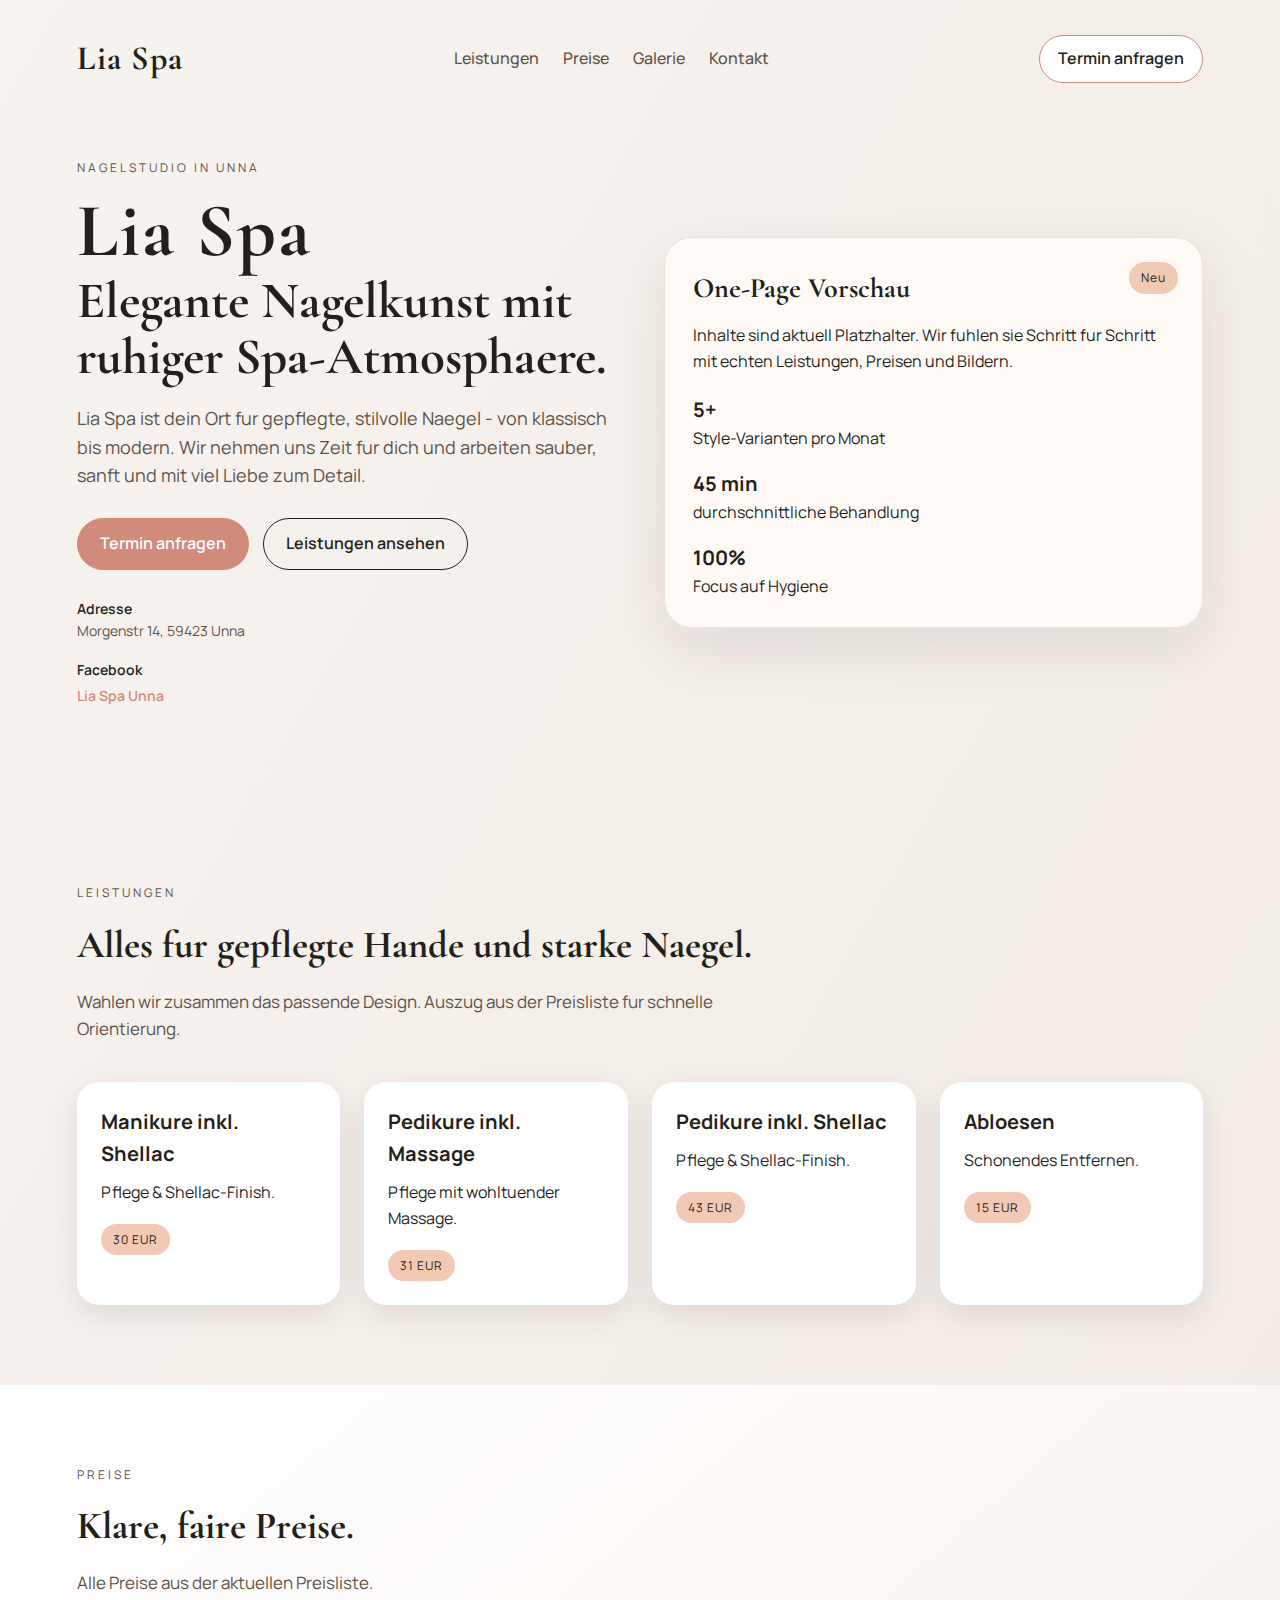
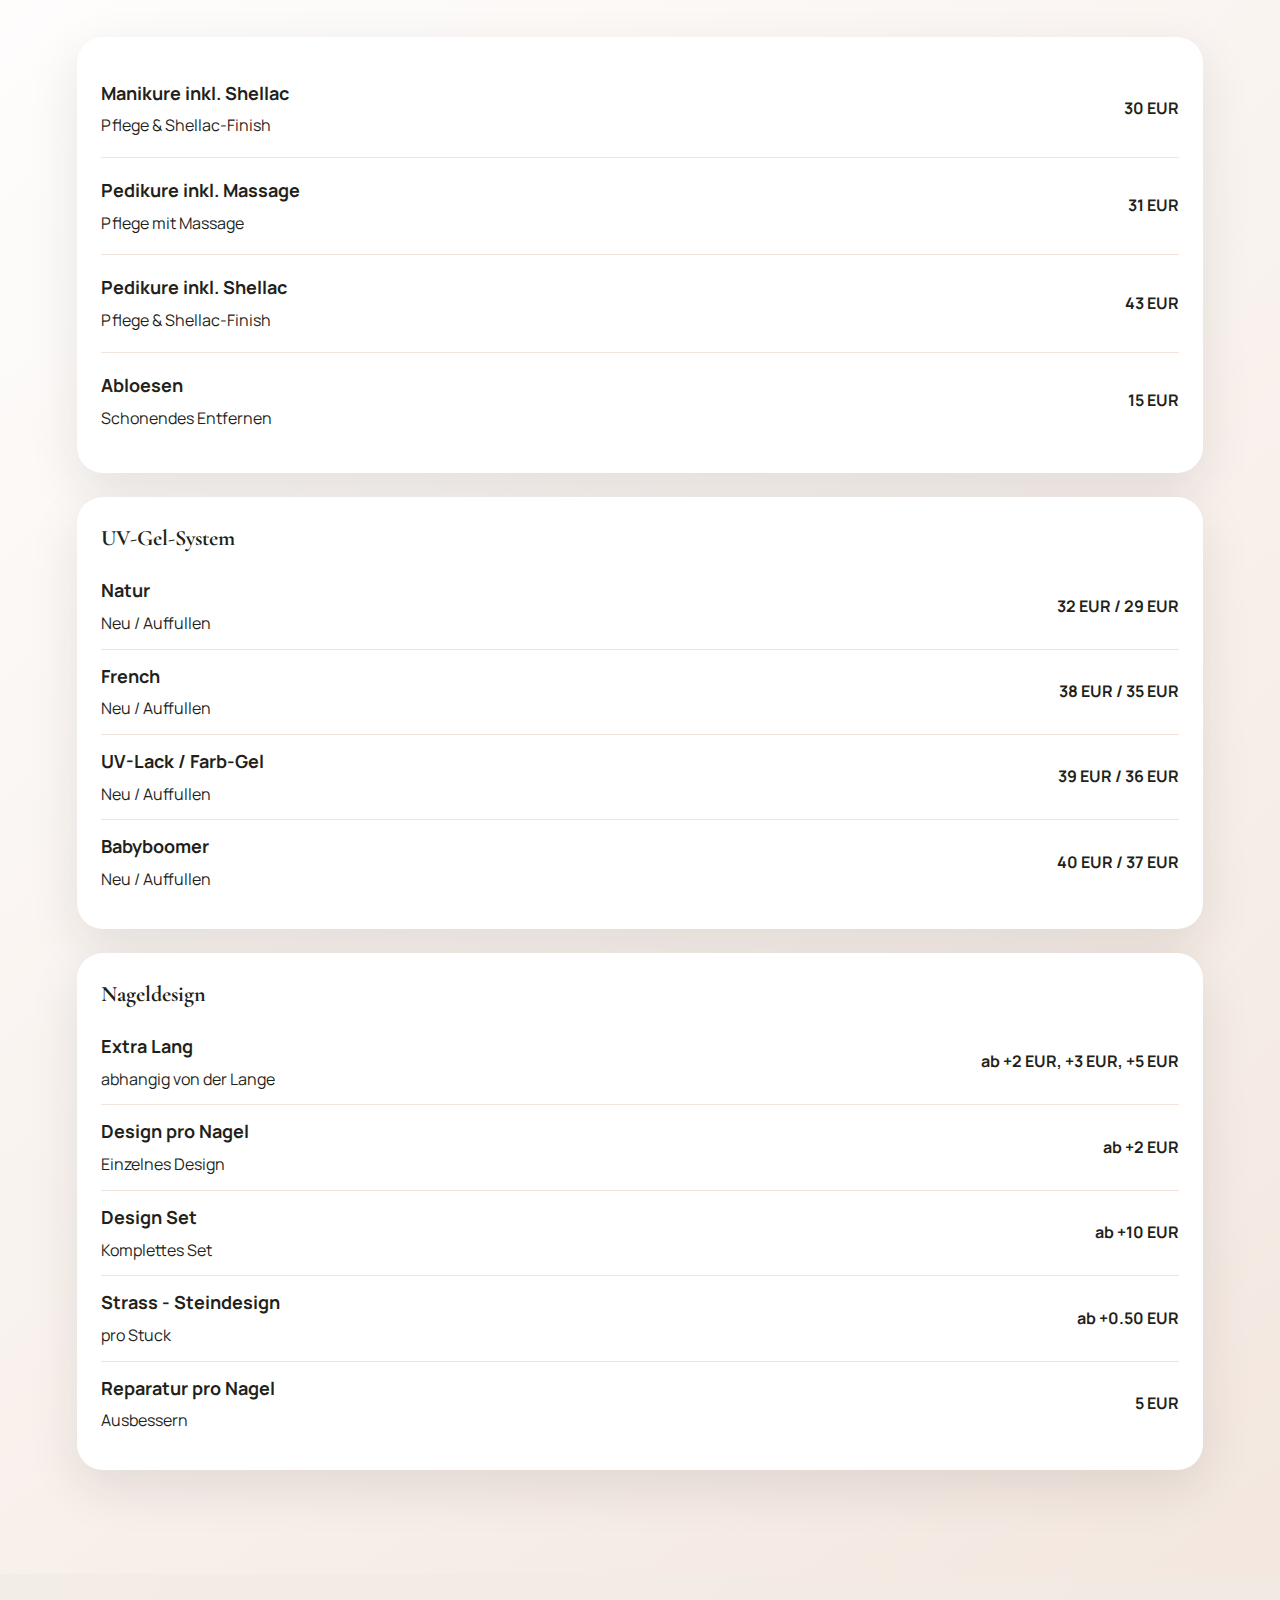
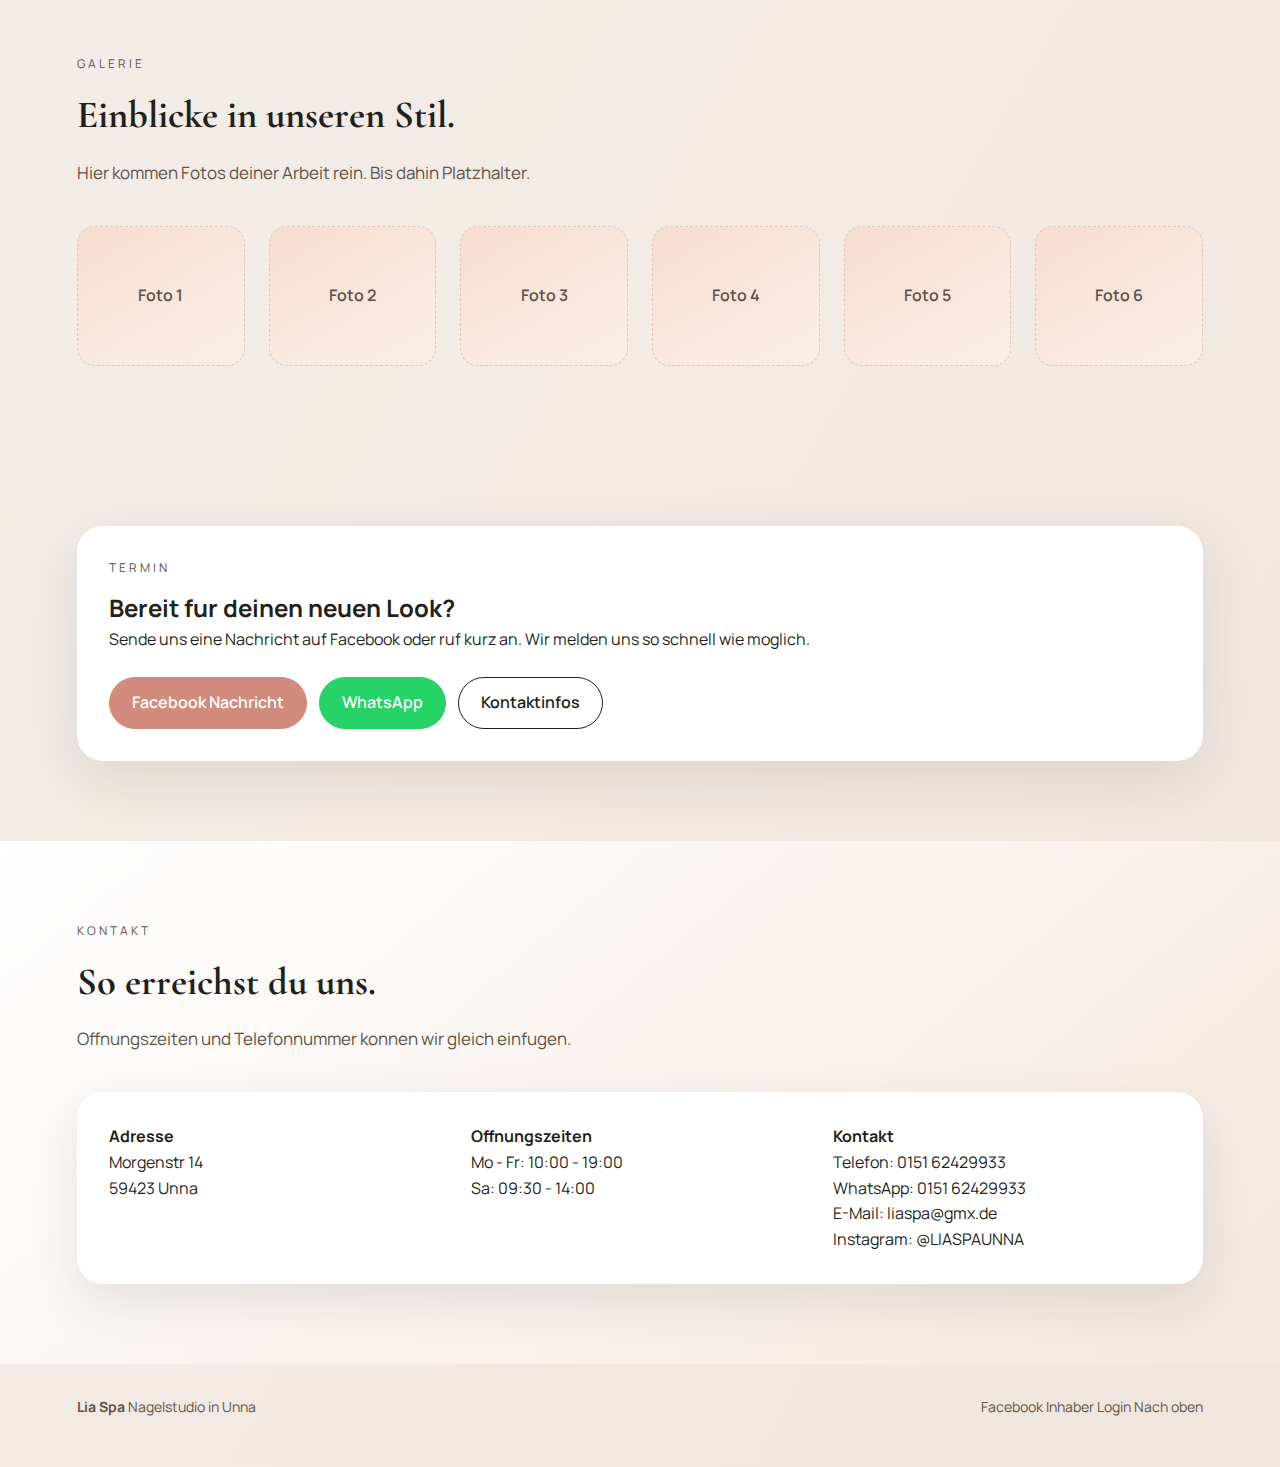
<file: docs/index.html>
<!doctype html>
<html lang="de">
  <head>
    <meta charset="utf-8" />
    <meta name="viewport" content="width=device-width, initial-scale=1" />
    <title>Lia Spa | Nagelstudio Unna</title>
    <meta name="description" content="Lia Spa - Nagelstudio in Unna. Pflege, Design und Wohlgefuhl fur deine Nagel." />
    <link rel="preconnect" href="https://fonts.googleapis.com" />
    <link rel="preconnect" href="https://fonts.gstatic.com" crossorigin />
    <link
      href="https://fonts.googleapis.com/css2?family=Cormorant+Garamond:wght@400;500;600;700&family=Manrope:wght@300;400;500;600&display=swap"
      rel="stylesheet"
    />
    <link rel="stylesheet" href="styles.css" />
  </head>
  <body>
    <div class="page">
      <header class="hero" id="top">
        <nav class="nav">
          <a class="logo" href="#top">Lia Spa</a>
          <div class="nav-links">
            <a href="#leistungen">Leistungen</a>
            <a href="#preise">Preise</a>
            <a href="#galerie">Galerie</a>
            <a href="#kontakt">Kontakt</a>
          </div>
          <a class="cta" href="#termin">Termin anfragen</a>
        </nav>

        <div class="hero-content">
          <div class="hero-text">
            <p class="eyebrow">Nagelstudio in Unna</p>
            <h1>
              <span class="hero-brand">Lia Spa</span>
              Elegante Nagelkunst mit ruhiger Spa-Atmosphaere.
            </h1>
            <p class="lead">
              Lia Spa ist dein Ort fur gepflegte, stilvolle Naegel - von klassisch
              bis modern. Wir nehmen uns Zeit fur dich und arbeiten sauber,
              sanft und mit viel Liebe zum Detail.
            </p>
            <div class="hero-actions">
              <a class="button primary" href="#termin">Termin anfragen</a>
              <a class="button ghost" href="#leistungen">Leistungen ansehen</a>
            </div>
            <div class="hero-meta">
              <div>
                <span class="meta-label">Adresse</span>
                <span>Morgenstr 14, 59423 Unna</span>
              </div>
              <div>
                <span class="meta-label">Facebook</span>
                <a
                  class="meta-link"
                  href="https://www.facebook.com/p/Lia-Spa-Unna-100087574342851/"
                  target="_blank"
                  rel="noreferrer"
                >
                  Lia Spa Unna
                </a>
              </div>
            </div>
          </div>
          <div class="hero-card">
            <div class="card-badge">Neu</div>
            <h2>One-Page Vorschau</h2>
            <p>
              Inhalte sind aktuell Platzhalter. Wir fuhlen sie Schritt fur
              Schritt mit echten Leistungen, Preisen und Bildern.
            </p>
            <div class="card-list">
              <div>
                <span>5+</span>
                <p>Style-Varianten pro Monat</p>
              </div>
              <div>
                <span>45 min</span>
                <p>durchschnittliche Behandlung</p>
              </div>
              <div>
                <span>100%</span>
                <p>Focus auf Hygiene</p>
              </div>
            </div>
          </div>
        </div>
        <div class="hero-glow"></div>
      </header>

      <section class="section" id="leistungen">
        <div class="section-heading">
          <p class="eyebrow">Leistungen</p>
          <h2>Alles fur gepflegte Hande und starke Naegel.</h2>
          <p class="section-lead">
            Wahlen wir zusammen das passende Design. Auszug aus der Preisliste
            fur schnelle Orientierung.
          </p>
        </div>
        <div class="grid services">
          <article class="tile">
            <h3>Manikure inkl. Shellac</h3>
            <p>Pflege & Shellac-Finish.</p>
            <span class="tag">30 EUR</span>
          </article>
          <article class="tile">
            <h3>Pedikure inkl. Massage</h3>
            <p>Pflege mit wohltuender Massage.</p>
            <span class="tag">31 EUR</span>
          </article>
          <article class="tile">
            <h3>Pedikure inkl. Shellac</h3>
            <p>Pflege & Shellac-Finish.</p>
            <span class="tag">43 EUR</span>
          </article>
          <article class="tile">
            <h3>Abloesen</h3>
            <p>Schonendes Entfernen.</p>
            <span class="tag">15 EUR</span>
          </article>
        </div>
      </section>

      <section class="section split" id="preise">
        <div class="section-heading">
          <p class="eyebrow">Preise</p>
          <h2>Klare, faire Preise.</h2>
          <p class="section-lead">
            Alle Preise aus der aktuellen Preisliste.
          </p>
        </div>
        <div class="price-card">
          <div class="price-row">
            <div>
              <h4>Manikure inkl. Shellac</h4>
              <p>Pflege & Shellac-Finish</p>
            </div>
            <span>30 EUR</span>
          </div>
          <div class="price-row">
            <div>
              <h4>Pedikure inkl. Massage</h4>
              <p>Pflege mit Massage</p>
            </div>
            <span>31 EUR</span>
          </div>
          <div class="price-row">
            <div>
              <h4>Pedikure inkl. Shellac</h4>
              <p>Pflege & Shellac-Finish</p>
            </div>
            <span>43 EUR</span>
          </div>
          <div class="price-row">
            <div>
              <h4>Abloesen</h4>
              <p>Schonendes Entfernen</p>
            </div>
            <span>15 EUR</span>
          </div>
        </div>
        <div class="price-card sub-prices">
          <h3>UV-Gel-System</h3>
          <div class="price-row small">
            <div>
              <h4>Natur</h4>
              <p>Neu / Auffullen</p>
            </div>
            <span>32 EUR / 29 EUR</span>
          </div>
          <div class="price-row small">
            <div>
              <h4>French</h4>
              <p>Neu / Auffullen</p>
            </div>
            <span>38 EUR / 35 EUR</span>
          </div>
          <div class="price-row small">
            <div>
              <h4>UV-Lack / Farb-Gel</h4>
              <p>Neu / Auffullen</p>
            </div>
            <span>39 EUR / 36 EUR</span>
          </div>
          <div class="price-row small">
            <div>
              <h4>Babyboomer</h4>
              <p>Neu / Auffullen</p>
            </div>
            <span>40 EUR / 37 EUR</span>
          </div>
        </div>
        <div class="price-card sub-prices">
          <h3>Nageldesign</h3>
          <div class="price-row small">
            <div>
              <h4>Extra Lang</h4>
              <p>abhangig von der Lange</p>
            </div>
            <span>ab +2 EUR, +3 EUR, +5 EUR</span>
          </div>
          <div class="price-row small">
            <div>
              <h4>Design pro Nagel</h4>
              <p>Einzelnes Design</p>
            </div>
            <span>ab +2 EUR</span>
          </div>
          <div class="price-row small">
            <div>
              <h4>Design Set</h4>
              <p>Komplettes Set</p>
            </div>
            <span>ab +10 EUR</span>
          </div>
          <div class="price-row small">
            <div>
              <h4>Strass - Steindesign</h4>
              <p>pro Stuck</p>
            </div>
            <span>ab +0.50 EUR</span>
          </div>
          <div class="price-row small">
            <div>
              <h4>Reparatur pro Nagel</h4>
              <p>Ausbessern</p>
            </div>
            <span>5 EUR</span>
          </div>
        </div>
      </section>

      <section class="section" id="galerie">
        <div class="section-heading">
          <p class="eyebrow">Galerie</p>
          <h2>Einblicke in unseren Stil.</h2>
          <p class="section-lead">
            Hier kommen Fotos deiner Arbeit rein. Bis dahin Platzhalter.
          </p>
        </div>
        <div class="grid gallery">
          <div class="photo">Foto 1</div>
          <div class="photo">Foto 2</div>
          <div class="photo">Foto 3</div>
          <div class="photo">Foto 4</div>
          <div class="photo">Foto 5</div>
          <div class="photo">Foto 6</div>
        </div>
      </section>

      <section class="section" id="termin">
        <div class="cta-panel">
          <div>
            <p class="eyebrow">Termin</p>
            <h2>Bereit fur deinen neuen Look?</h2>
            <p>
              Sende uns eine Nachricht auf Facebook oder ruf kurz an. Wir melden
              uns so schnell wie moglich.
            </p>
          </div>
          <div class="cta-actions">
            <a
              class="button primary"
              href="https://www.facebook.com/p/Lia-Spa-Unna-100087574342851/"
              target="_blank"
              rel="noreferrer"
            >
              Facebook Nachricht
            </a>
            <a
              class="button whatsapp"
              href="https://wa.me/4915162429933"
              target="_blank"
              rel="noreferrer"
            >
              WhatsApp
            </a>
            <a class="button ghost" href="#kontakt">Kontaktinfos</a>
          </div>
        </div>
      </section>

      <section class="section split" id="kontakt">
        <div class="section-heading">
          <p class="eyebrow">Kontakt</p>
          <h2>So erreichst du uns.</h2>
          <p class="section-lead">
            Offnungszeiten und Telefonnummer konnen wir gleich einfugen.
          </p>
        </div>
        <div class="contact-card">
          <div>
            <h4>Adresse</h4>
            <p>Morgenstr 14</p>
            <p>59423 Unna</p>
          </div>
          <div>
            <h4>Offnungszeiten</h4>
            <p>Mo - Fr: 10:00 - 19:00</p>
            <p>Sa: 09:30 - 14:00</p>
          </div>
          <div>
            <h4>Kontakt</h4>
            <p>Telefon: 0151 62429933</p>
            <p>WhatsApp: 0151 62429933</p>
            <p>E-Mail: liaspa@gmx.de</p>
            <p>Instagram: @LIASPAUNNA</p>
          </div>
        </div>
      </section>

      <footer class="footer">
        <div>
          <strong>Lia Spa</strong>
          <span>Nagelstudio in Unna</span>
        </div>
        <div>
          <a href="https://www.facebook.com/p/Lia-Spa-Unna-100087574342851/" target="_blank" rel="noreferrer">
            Facebook
          </a>
          <a href="admin/index.html">Inhaber Login</a>
          <a href="#top">Nach oben</a>
        </div>
      </footer>
    </div>
  </body>
</html>
</file>
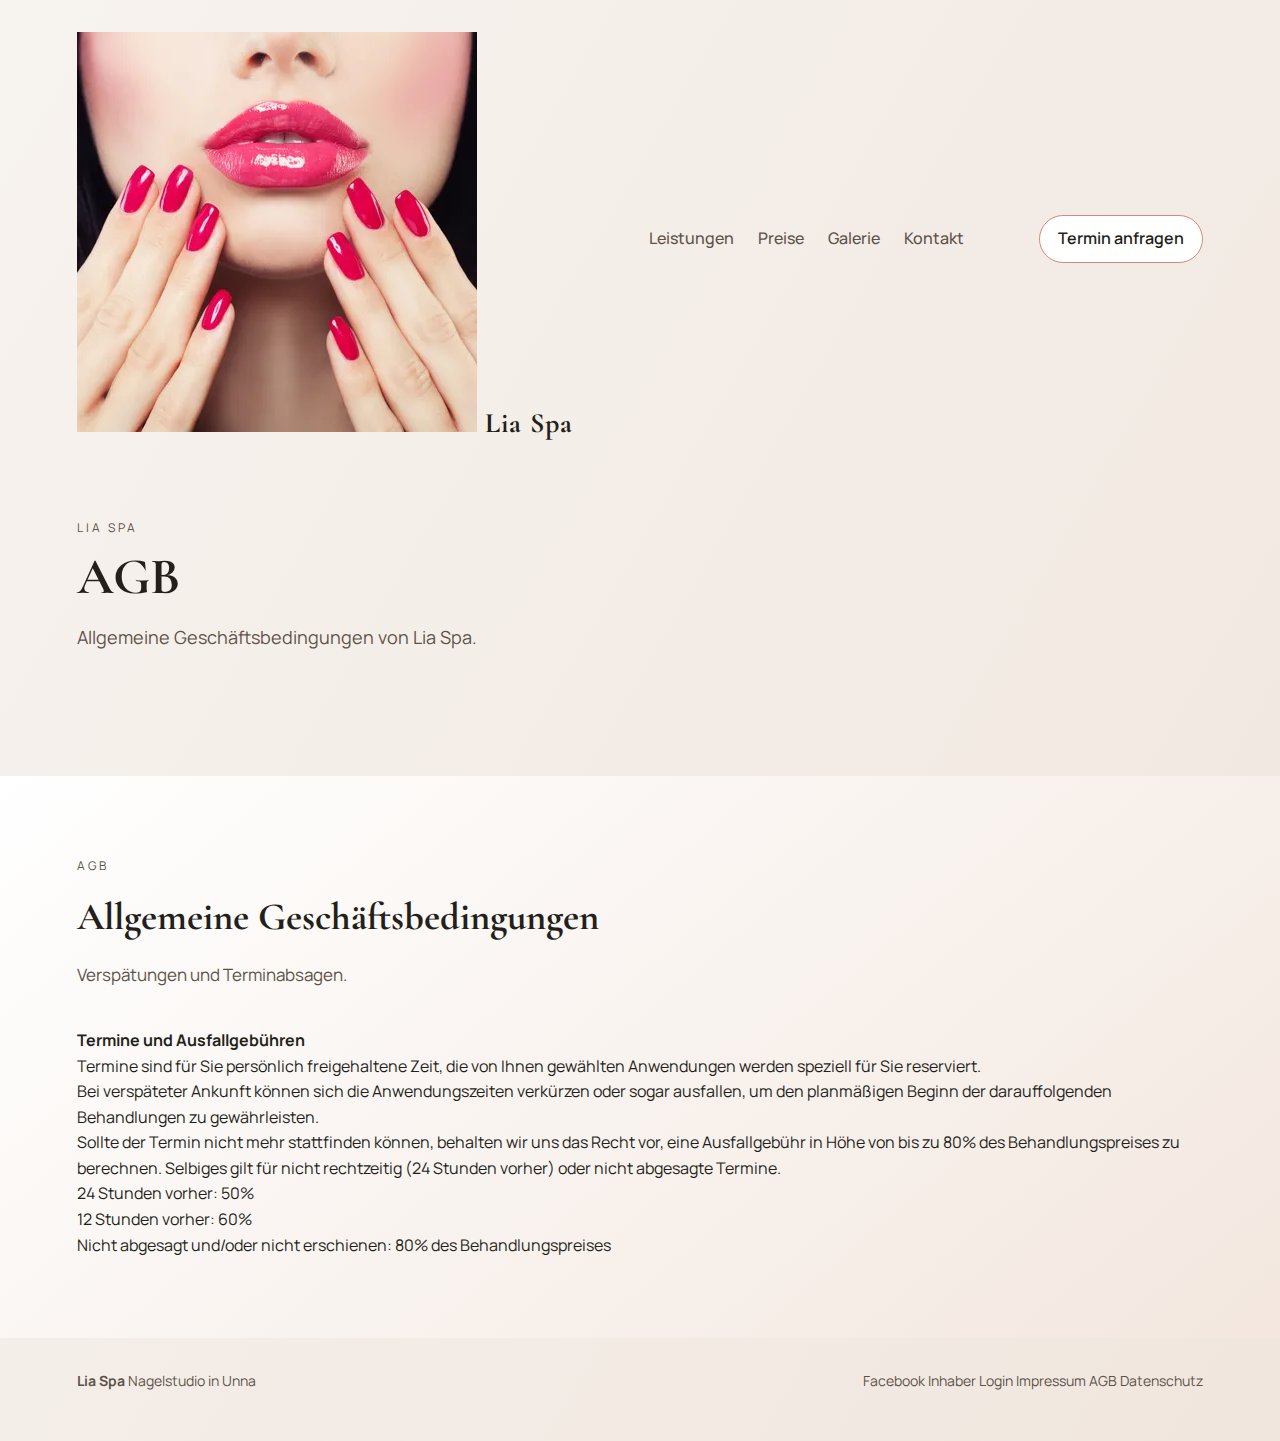
<file: Frontend/agb.html>
﻿<!doctype html>
<html lang="de">
  <head>
    <meta charset="utf-8" />
    <meta name="viewport" content="width=device-width, initial-scale=1" />
    <title>Lia Spa | AGB</title>
    <meta name="description" content="Allgemeine Geschaeftsbedingungen von Lia Spa, Nagelstudio in Unna. Infos zu Terminen, Stornierung und Ausfallgebuehren." />

    <!-- Open Graph -->
    <meta property="og:type" content="website" />
    <meta property="og:title" content="Lia Spa | AGB" />
    <meta property="og:description" content="AGB von Lia Spa - Termine, Stornierung und Ausfallgebuehren im Nagelstudio Unna." />
    <meta property="og:url" content="https://vtri87.github.io/Lia_Spa_Web/agb.html" />
    <meta property="og:image" content="https://vtri87.github.io/Lia_Spa_Web/assets/og-image.png" />
    <meta property="og:locale" content="de_DE" />
    <meta property="og:site_name" content="Lia Spa" />

    <link rel="preconnect" href="https://fonts.googleapis.com" />
    <link rel="preconnect" href="https://fonts.gstatic.com" crossorigin />
    <link
      href="https://fonts.googleapis.com/css2?family=Cormorant+Garamond:wght@400;500;600;700&family=Manrope:wght@300;400;500;600&display=swap"
      rel="stylesheet"
    />
    <link rel="stylesheet" href="styles.css" />
  </head>
  <body>
    <div class="page">
      <header class="hero" id="top">
        <nav class="nav">
          <a class="logo" href="index.html#top">
            <picture>
              <source srcset="assets/logo.webp" type="image/webp" />
              <img src="assets/logo.png" alt="Lia Spa Logo" width="400" height="400" />
            </picture>
            <span>Lia Spa</span>
          </a>
          <div class="nav-links">
            <a href="index.html#leistungen">Leistungen</a>
            <a href="index.html#preise">Preise</a>
            <a href="index.html#galerie">Galerie</a>
            <a href="index.html#kontakt">Kontakt</a>
          </div>
          <a class="cta" href="index.html#termin">Termin anfragen</a>
        </nav>
        <div class="hero-content">
          <div class="hero-text">
            <p class="eyebrow">Lia Spa</p>
            <h1>AGB</h1>
            <p class="lead">Allgemeine Geschäftsbedingungen von Lia Spa.</p>
          </div>
        </div>
        <div class="hero-glow"></div>
      </header>      <section class="section split" id="agb">
        <div class="section-heading">
          <p class="eyebrow">AGB</p>
          <h2>Allgemeine Geschäftsbedingungen</h2>
          <p class="section-lead">Verspätungen und Terminabsagen.</p>
        </div>
        <div class="legal-card">
          <div>
            <h4>Termine und Ausfallgebühren</h4>
            <p>
              Termine sind für Sie persönlich freigehaltene Zeit, die von Ihnen
              gewählten Anwendungen werden speziell für Sie reserviert.
            </p>
            <p>
              Bei verspäteter Ankunft können sich die Anwendungszeiten verkürzen
              oder sogar ausfallen, um den planmäßigen Beginn der darauffolgenden
              Behandlungen zu gewährleisten.
            </p>
            <p>
              Sollte der Termin nicht mehr stattfinden können, behalten wir uns
              das Recht vor, eine Ausfallgebühr in Höhe von bis zu 80% des
              Behandlungspreises zu berechnen. Selbiges gilt für nicht
              rechtzeitig (24 Stunden vorher) oder nicht abgesagte Termine.
            </p>
            <p>
              24 Stunden vorher: 50%<br />
              12 Stunden vorher: 60%<br />
              Nicht abgesagt und/oder nicht erschienen: 80% des Behandlungspreises
            </p>
          </div>
        </div>
      </section>      <footer class="footer">
        <div>
          <strong>Lia Spa</strong>
          <span>Nagelstudio in Unna</span>
        </div>
        <div class="footer-links">
          <a href="https://www.facebook.com/p/Lia-Spa-Unna-100087574342851/" target="_blank" rel="noreferrer">
            Facebook
          </a>
          <a href="admin/index.html">Inhaber Login</a>
          <a href="impressum.html">Impressum</a>
          <a href="agb.html">AGB</a>
          <a href="datenschutz.html">Datenschutz</a>
        </div>
      </footer>
    </div>
    <script>
      (function () {
        var nav = document.querySelector(".nav");
        if (!nav) return;
        var onScroll = function () {
          if (window.scrollY > 16) {
            nav.classList.add("scrolled");
          } else {
            nav.classList.remove("scrolled");
          }
        };
        onScroll();
        window.addEventListener("scroll", onScroll, { passive: true });
      })();
    </script>
  </body>
</html>
</file>
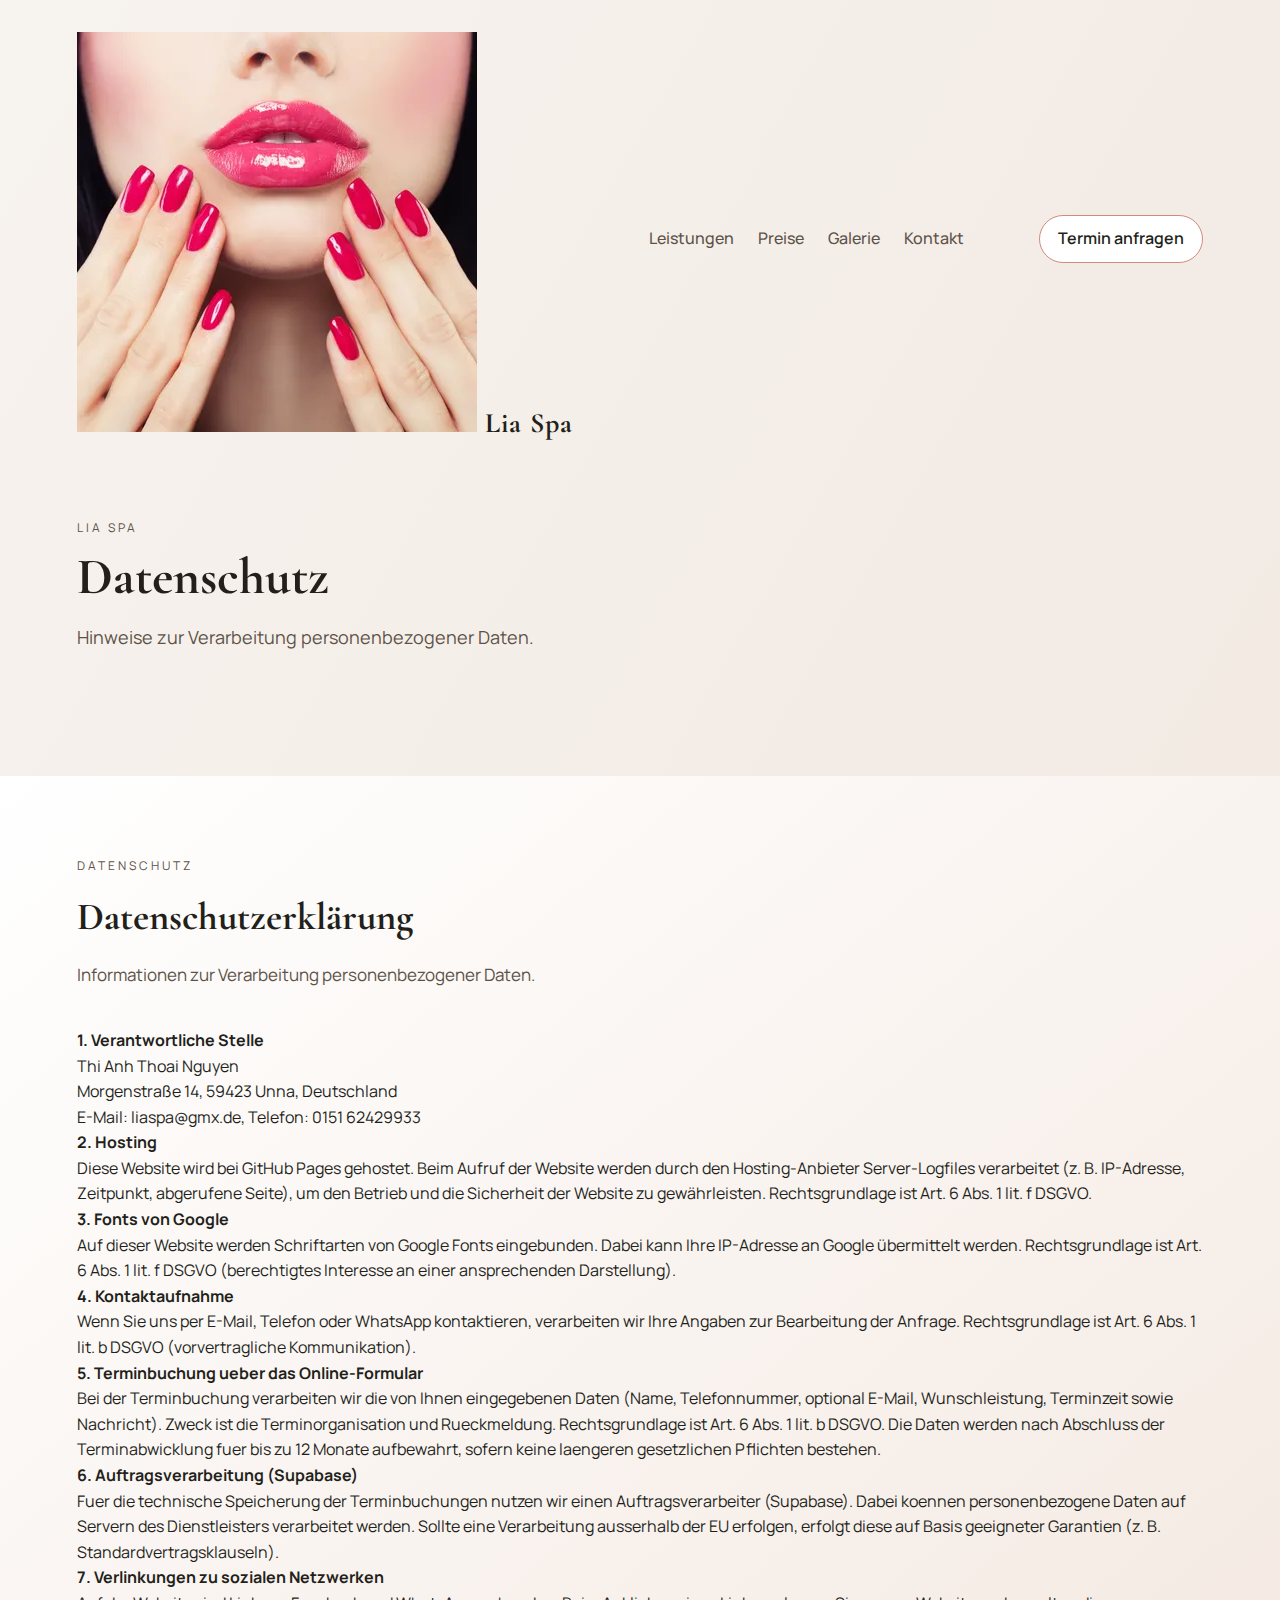
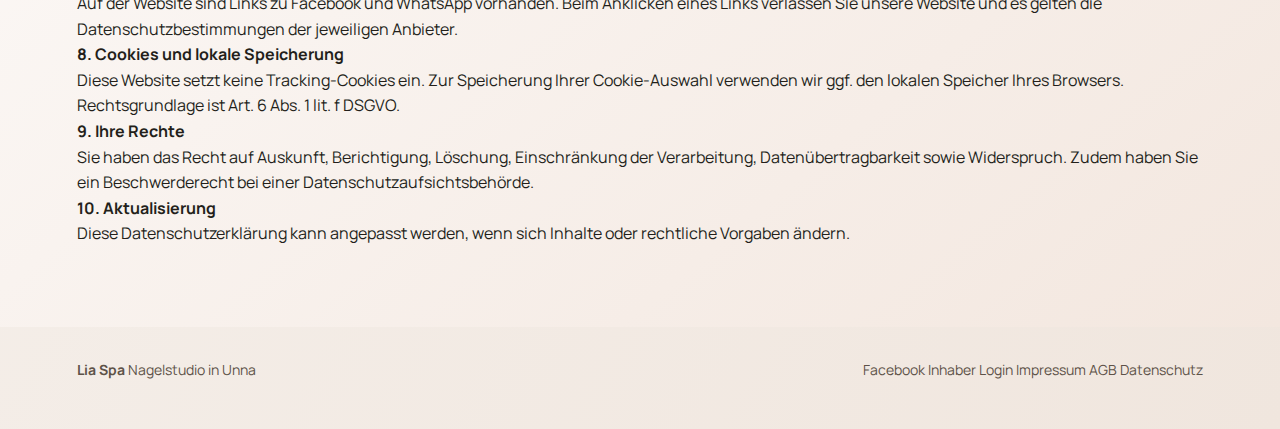
<file: Frontend/datenschutz.html>
﻿<!doctype html>
<html lang="de">
  <head>
    <meta charset="utf-8" />
    <meta name="viewport" content="width=device-width, initial-scale=1" />
    <title>Lia Spa | Datenschutz</title>
    <meta name="description" content="Datenschutzerklaerung von Lia Spa, Nagelstudio in Unna. Informationen zur Verarbeitung personenbezogener Daten, Cookies und Ihren Rechten." />

    <!-- Open Graph -->
    <meta property="og:type" content="website" />
    <meta property="og:title" content="Lia Spa | Datenschutz" />
    <meta property="og:description" content="Datenschutzerklaerung von Lia Spa - Informationen zur Datenverarbeitung und Ihren Rechten." />
    <meta property="og:url" content="https://vtri87.github.io/Lia_Spa_Web/datenschutz.html" />
    <meta property="og:image" content="https://vtri87.github.io/Lia_Spa_Web/assets/og-image.png" />
    <meta property="og:locale" content="de_DE" />
    <meta property="og:site_name" content="Lia Spa" />

    <link rel="preconnect" href="https://fonts.googleapis.com" />
    <link rel="preconnect" href="https://fonts.gstatic.com" crossorigin />
    <link
      href="https://fonts.googleapis.com/css2?family=Cormorant+Garamond:wght@400;500;600;700&family=Manrope:wght@300;400;500;600&display=swap"
      rel="stylesheet"
    />
    <link rel="stylesheet" href="styles.css" />
  </head>
  <body>
    <div class="page">
      <header class="hero" id="top">
        <nav class="nav">
          <a class="logo" href="index.html#top">
            <picture>
              <source srcset="assets/logo.webp" type="image/webp" />
              <img src="assets/logo.png" alt="Lia Spa Logo" width="400" height="400" />
            </picture>
            <span>Lia Spa</span>
          </a>
          <div class="nav-links">
            <a href="index.html#leistungen">Leistungen</a>
            <a href="index.html#preise">Preise</a>
            <a href="index.html#galerie">Galerie</a>
            <a href="index.html#kontakt">Kontakt</a>
          </div>
          <a class="cta" href="index.html#termin">Termin anfragen</a>
        </nav>
        <div class="hero-content">
          <div class="hero-text">
            <p class="eyebrow">Lia Spa</p>
            <h1>Datenschutz</h1>
            <p class="lead">Hinweise zur Verarbeitung personenbezogener Daten.</p>
          </div>
        </div>
        <div class="hero-glow"></div>
      </header>      <section class="section split" id="datenschutz">
        <div class="section-heading">
          <p class="eyebrow">Datenschutz</p>
          <h2>Datenschutzerklärung</h2>
          <p class="section-lead">Informationen zur Verarbeitung personenbezogener Daten.</p>
        </div>
        <div class="legal-card">
          <div>
            <h4>1. Verantwortliche Stelle</h4>
            <p>Thi Anh Thoai Nguyen</p>
            <p>Morgenstraße 14, 59423 Unna, Deutschland</p>
            <p>E-Mail: liaspa@gmx.de, Telefon: 0151 62429933</p>
          </div>
          <div>
            <h4>2. Hosting</h4>
            <p>
              Diese Website wird bei GitHub Pages gehostet. Beim Aufruf der
              Website werden durch den Hosting-Anbieter Server-Logfiles
              verarbeitet (z. B. IP-Adresse, Zeitpunkt, abgerufene Seite),
              um den Betrieb und die Sicherheit der Website zu gewährleisten.
              Rechtsgrundlage ist Art. 6 Abs. 1 lit. f DSGVO.
            </p>
          </div>
          <div>
            <h4>3. Fonts von Google</h4>
            <p>
              Auf dieser Website werden Schriftarten von Google Fonts
              eingebunden. Dabei kann Ihre IP-Adresse an Google übermittelt
              werden. Rechtsgrundlage ist Art. 6 Abs. 1 lit. f DSGVO
              (berechtigtes Interesse an einer ansprechenden Darstellung).
            </p>
          </div>
          <div>
            <h4>4. Kontaktaufnahme</h4>
            <p>
              Wenn Sie uns per E-Mail, Telefon oder WhatsApp kontaktieren,
              verarbeiten wir Ihre Angaben zur Bearbeitung der Anfrage.
              Rechtsgrundlage ist Art. 6 Abs. 1 lit. b DSGVO
              (vorvertragliche Kommunikation).
            </p>
          </div>
          <div>
            <h4>5. Terminbuchung ueber das Online-Formular</h4>
            <p>
              Bei der Terminbuchung verarbeiten wir die von Ihnen eingegebenen
              Daten (Name, Telefonnummer, optional E-Mail, Wunschleistung,
              Terminzeit sowie Nachricht). Zweck ist die Terminorganisation und
              Rueckmeldung. Rechtsgrundlage ist Art. 6 Abs. 1 lit. b DSGVO.
              Die Daten werden nach Abschluss der Terminabwicklung fuer bis zu
              12 Monate aufbewahrt, sofern keine laengeren gesetzlichen Pflichten
              bestehen.
            </p>
          </div>
          <div>
            <h4>6. Auftragsverarbeitung (Supabase)</h4>
            <p>
              Fuer die technische Speicherung der Terminbuchungen nutzen wir
              einen Auftragsverarbeiter (Supabase). Dabei koennen personenbezogene
              Daten auf Servern des Dienstleisters verarbeitet werden. Sollte eine
              Verarbeitung ausserhalb der EU erfolgen, erfolgt diese auf Basis
              geeigneter Garantien (z. B. Standardvertragsklauseln).
            </p>
          </div>
          <div>
            <h4>7. Verlinkungen zu sozialen Netzwerken</h4>
            <p>
              Auf der Website sind Links zu Facebook und WhatsApp vorhanden.
              Beim Anklicken eines Links verlassen Sie unsere Website und es
              gelten die Datenschutzbestimmungen der jeweiligen Anbieter.
            </p>
          </div>
          <div>
            <h4>8. Cookies und lokale Speicherung</h4>
            <p>
              Diese Website setzt keine Tracking-Cookies ein. Zur Speicherung
              Ihrer Cookie-Auswahl verwenden wir ggf. den lokalen Speicher
              Ihres Browsers. Rechtsgrundlage ist Art. 6 Abs. 1 lit. f DSGVO.
            </p>
          </div>
          <div>
            <h4>9. Ihre Rechte</h4>
            <p>
              Sie haben das Recht auf Auskunft, Berichtigung, Löschung,
              Einschränkung der Verarbeitung, Datenübertragbarkeit sowie
              Widerspruch. Zudem haben Sie ein Beschwerderecht bei einer
              Datenschutzaufsichtsbehörde.
            </p>
          </div>
          <div>
            <h4>10. Aktualisierung</h4>
            <p>
              Diese Datenschutzerklärung kann angepasst werden, wenn sich
              Inhalte oder rechtliche Vorgaben ändern.
            </p>
          </div>
        </div>
      </section>      <footer class="footer">
        <div>
          <strong>Lia Spa</strong>
          <span>Nagelstudio in Unna</span>
        </div>
        <div class="footer-links">
          <a href="https://www.facebook.com/p/Lia-Spa-Unna-100087574342851/" target="_blank" rel="noreferrer">
            Facebook
          </a>
          <a href="admin/index.html">Inhaber Login</a>
          <a href="impressum.html">Impressum</a>
          <a href="agb.html">AGB</a>
          <a href="datenschutz.html">Datenschutz</a>
        </div>
      </footer>
    </div>
    <script>
      (function () {
        var nav = document.querySelector(".nav");
        if (!nav) return;
        var onScroll = function () {
          if (window.scrollY > 16) {
            nav.classList.add("scrolled");
          } else {
            nav.classList.remove("scrolled");
          }
        };
        onScroll();
        window.addEventListener("scroll", onScroll, { passive: true });
      })();
    </script>
  </body>
</html>
</file>
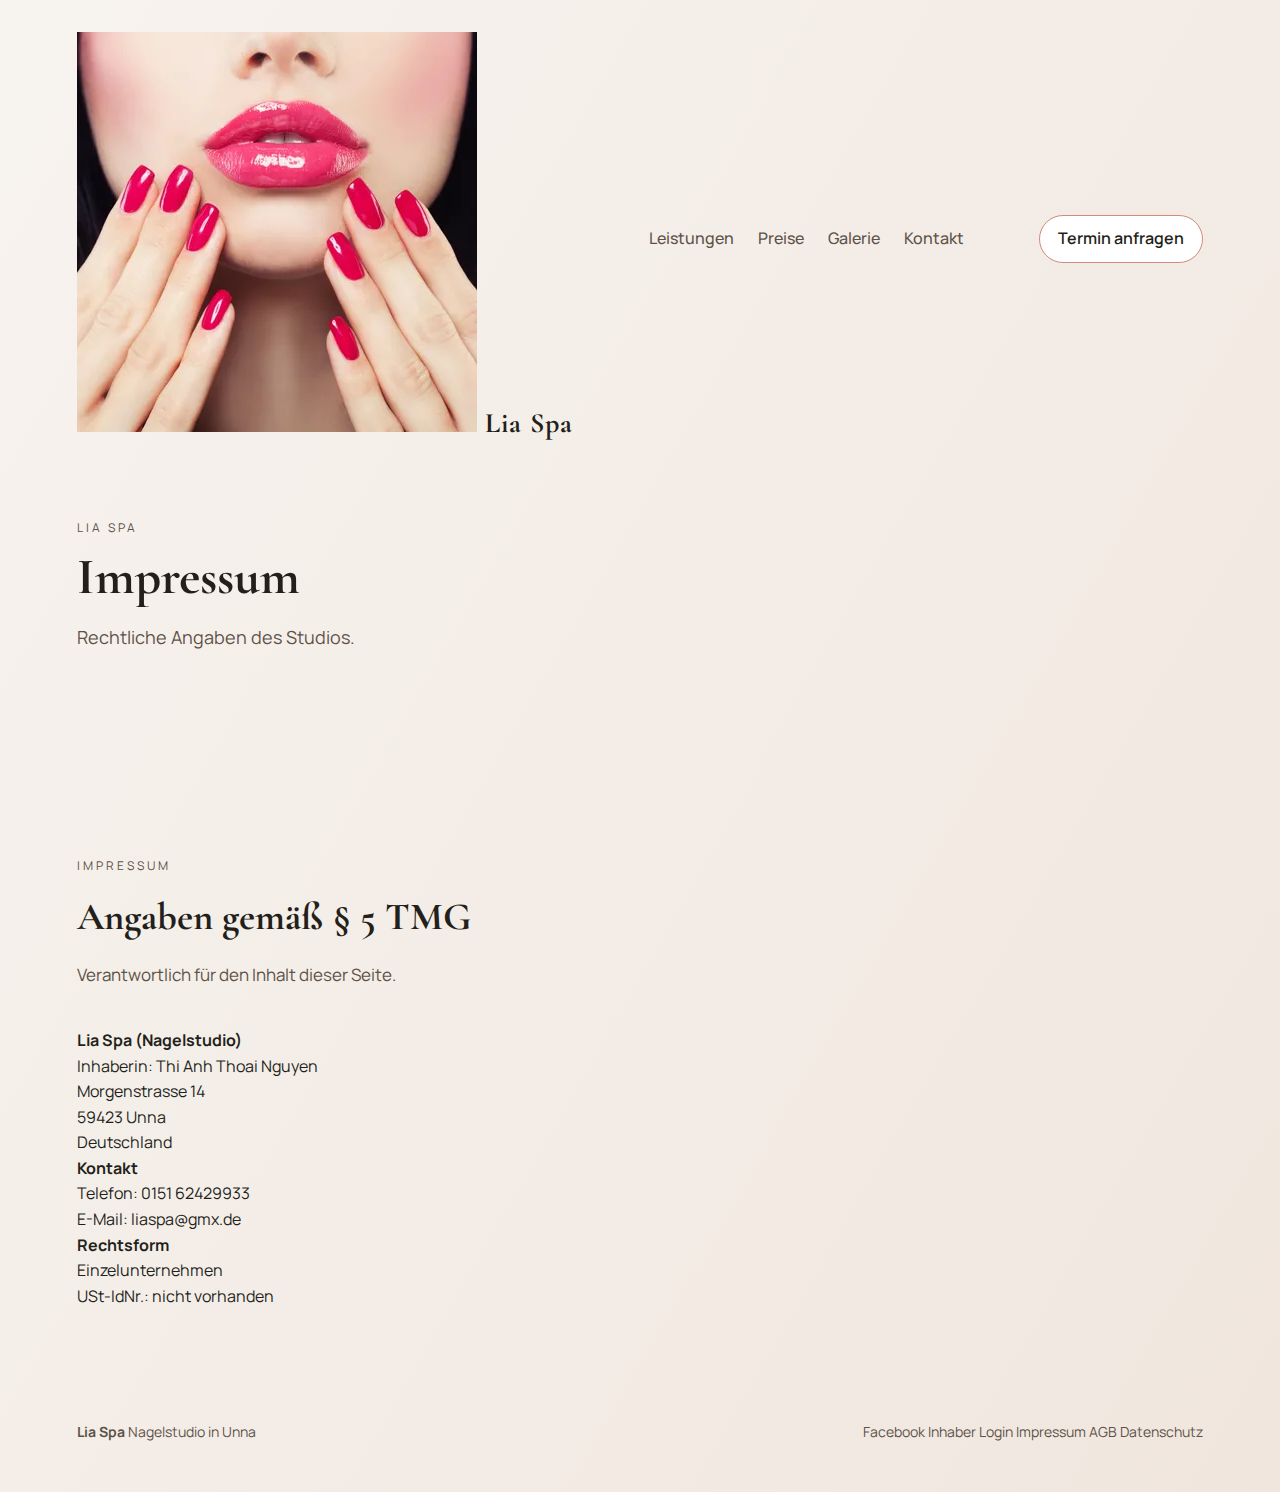
<file: Frontend/impressum.html>
﻿<!doctype html>
<html lang="de">
  <head>
    <meta charset="utf-8" />
    <meta name="viewport" content="width=device-width, initial-scale=1" />
    <title>Lia Spa | Impressum</title>
    <meta name="description" content="Impressum von Lia Spa, Nagelstudio in Unna. Angaben gemaess § 5 TMG - Inhaberin, Kontakt und Rechtsform." />

    <!-- Open Graph -->
    <meta property="og:type" content="website" />
    <meta property="og:title" content="Lia Spa | Impressum" />
    <meta property="og:description" content="Rechtliche Angaben von Lia Spa - Nagelstudio in Unna. Inhaberin, Adresse und Kontaktdaten." />
    <meta property="og:url" content="https://vtri87.github.io/Lia_Spa_Web/impressum.html" />
    <meta property="og:image" content="https://vtri87.github.io/Lia_Spa_Web/assets/og-image.png" />
    <meta property="og:locale" content="de_DE" />
    <meta property="og:site_name" content="Lia Spa" />

    <link rel="preconnect" href="https://fonts.googleapis.com" />
    <link rel="preconnect" href="https://fonts.gstatic.com" crossorigin />
    <link
      href="https://fonts.googleapis.com/css2?family=Cormorant+Garamond:wght@400;500;600;700&family=Manrope:wght@300;400;500;600&display=swap"
      rel="stylesheet"
    />
    <link rel="stylesheet" href="styles.css" />
  </head>
  <body>
    <div class="page">
      <header class="hero" id="top">
        <nav class="nav">
          <a class="logo" href="index.html#top">
            <picture>
              <source srcset="assets/logo.webp" type="image/webp" />
              <img src="assets/logo.png" alt="Lia Spa Logo" width="400" height="400" />
            </picture>
            <span>Lia Spa</span>
          </a>
          <div class="nav-links">
            <a href="index.html#leistungen">Leistungen</a>
            <a href="index.html#preise">Preise</a>
            <a href="index.html#galerie">Galerie</a>
            <a href="index.html#kontakt">Kontakt</a>
          </div>
          <a class="cta" href="index.html#termin">Termin anfragen</a>
        </nav>
        <div class="hero-content">
          <div class="hero-text">
            <p class="eyebrow">Lia Spa</p>
            <h1>Impressum</h1>
            <p class="lead">Rechtliche Angaben des Studios.</p>
          </div>
        </div>
        <div class="hero-glow"></div>
      </header>      <section class="section" id="impressum">
        <div class="section-heading">
          <p class="eyebrow">Impressum</p>
          <h2>Angaben gemäß § 5 TMG</h2>
          <p class="section-lead">Verantwortlich für den Inhalt dieser Seite.</p>
        </div>
        <div class="legal-card">
          <div>
            <h4>Lia Spa (Nagelstudio)</h4>
            <p>Inhaberin: Thi Anh Thoai Nguyen</p>
            <p>Morgenstrasse 14</p>
            <p>59423 Unna</p>
            <p>Deutschland</p>
          </div>
          <div>
            <h4>Kontakt</h4>
            <p>Telefon: 0151 62429933</p>
            <p>E-Mail: liaspa@gmx.de</p>
          </div>
          <div>
            <h4>Rechtsform</h4>
            <p>Einzelunternehmen</p>
            <p>USt-IdNr.: nicht vorhanden</p>
          </div>
        </div>
      </section>      <footer class="footer">
        <div>
          <strong>Lia Spa</strong>
          <span>Nagelstudio in Unna</span>
        </div>
        <div class="footer-links">
          <a href="https://www.facebook.com/p/Lia-Spa-Unna-100087574342851/" target="_blank" rel="noreferrer">
            Facebook
          </a>
          <a href="admin/index.html">Inhaber Login</a>
          <a href="impressum.html">Impressum</a>
          <a href="agb.html">AGB</a>
          <a href="datenschutz.html">Datenschutz</a>
        </div>
      </footer>
    </div>
    <script>
      (function () {
        var nav = document.querySelector(".nav");
        if (!nav) return;
        var onScroll = function () {
          if (window.scrollY > 16) {
            nav.classList.add("scrolled");
          } else {
            nav.classList.remove("scrolled");
          }
        };
        onScroll();
        window.addEventListener("scroll", onScroll, { passive: true });
      })();
    </script>
  </body>
</html>
</file>
<file: docs/styles.css>
:root {
  --bg: #f7f3ef;
  --bg-2: #f0e6de;
  --text: #231f1a;
  --muted: #5d5248;
  --accent: #d18b7d;
  --accent-2: #f2c9b5;
  --card: #fffaf6;
  --shadow: rgba(35, 31, 26, 0.1);
}

* {
  box-sizing: border-box;
  margin: 0;
  padding: 0;
}

body {
  font-family: "Manrope", sans-serif;
  background: radial-gradient(circle at top, #ffffff, var(--bg)) fixed;
  color: var(--text);
  line-height: 1.6;
}

.page {
  min-height: 100vh;
  background: linear-gradient(120deg, var(--bg), var(--bg-2));
}

a {
  color: inherit;
  text-decoration: none;
}

.hero {
  position: relative;
  padding: 32px 6vw 96px;
  overflow: hidden;
}

.nav {
  display: flex;
  align-items: center;
  justify-content: space-between;
  gap: 24px;
  margin-bottom: 72px;
}

.logo {
  font-family: "Cormorant Garamond", serif;
  font-size: 34px;
  font-weight: 700;
  letter-spacing: 1px;
}

.nav-links {
  display: flex;
  gap: 24px;
  font-weight: 500;
  color: var(--muted);
}

.nav-links a:hover {
  color: var(--text);
}

.cta {
  padding: 10px 18px;
  border-radius: 999px;
  border: 1px solid var(--accent);
  font-weight: 600;
  background: #fff;
}

.hero-content {
  display: grid;
  grid-template-columns: repeat(auto-fit, minmax(280px, 1fr));
  gap: 48px;
  align-items: center;
}

.hero-text h1 {
  font-family: "Cormorant Garamond", serif;
  font-size: clamp(36px, 4vw, 56px);
  line-height: 1.1;
  margin-bottom: 18px;
}

.hero-brand {
  display: block;
  font-size: clamp(44px, 6vw, 76px);
  letter-spacing: 2px;
}

.eyebrow {
  text-transform: uppercase;
  letter-spacing: 3px;
  font-size: 12px;
  color: var(--muted);
  margin-bottom: 12px;
}

.lead {
  font-size: 18px;
  color: var(--muted);
  margin-bottom: 28px;
}

.hero-actions {
  display: flex;
  flex-wrap: wrap;
  gap: 14px;
  margin-bottom: 28px;
}

.button {
  padding: 12px 22px;
  border-radius: 999px;
  border: 1px solid var(--text);
  font-weight: 600;
  display: inline-flex;
  align-items: center;
  justify-content: center;
}

.button.primary {
  background: var(--accent);
  border-color: var(--accent);
  color: #fff;
}

.button.whatsapp {
  background: #25d366;
  border-color: #25d366;
  color: #fff;
}

.button.ghost {
  background: transparent;
}

.hero-meta {
  display: grid;
  gap: 16px;
  font-size: 14px;
  color: var(--muted);
}

.meta-label {
  display: block;
  font-weight: 600;
  color: var(--text);
}

.meta-link {
  display: inline-block;
  margin-top: 4px;
  color: var(--accent);
  font-weight: 600;
}

.hero-card {
  background: var(--card);
  border-radius: 28px;
  padding: 28px;
  box-shadow: 0 20px 60px var(--shadow);
  border: 1px solid #efe1d9;
  position: relative;
}

.card-badge {
  position: absolute;
  top: 24px;
  right: 24px;
  background: var(--accent-2);
  color: var(--text);
  padding: 6px 12px;
  border-radius: 999px;
  font-size: 12px;
  letter-spacing: 1px;
}

.hero-card h2 {
  font-family: "Cormorant Garamond", serif;
  font-size: 28px;
  margin-bottom: 12px;
}

.card-list {
  display: grid;
  gap: 16px;
  margin-top: 20px;
}

.card-list span {
  font-size: 20px;
  font-weight: 700;
  display: block;
}

.section {
  padding: 80px 6vw;
}

.section-heading {
  max-width: 720px;
  margin-bottom: 40px;
}

.section-heading h2 {
  font-family: "Cormorant Garamond", serif;
  font-size: clamp(28px, 3vw, 40px);
  margin-bottom: 12px;
}

.section-lead {
  color: var(--muted);
  font-size: 17px;
}

.grid {
  display: grid;
  gap: 24px;
}

.services {
  grid-template-columns: repeat(auto-fit, minmax(220px, 1fr));
}

.tile {
  padding: 24px;
  background: #fff;
  border-radius: 22px;
  box-shadow: 0 10px 30px var(--shadow);
}

.tile h3 {
  font-size: 20px;
  margin-bottom: 10px;
}

.tag {
  display: inline-block;
  margin-top: 18px;
  padding: 6px 12px;
  border-radius: 999px;
  background: var(--accent-2);
  font-size: 12px;
  letter-spacing: 1px;
  text-transform: uppercase;
}

.split {
  background: linear-gradient(140deg, #fff, #f3e7df);
}

.price-card {
  background: #fff;
  border-radius: 26px;
  padding: 24px;
  box-shadow: 0 18px 50px var(--shadow);
  margin-bottom: 24px;
}

.price-row {
  display: flex;
  align-items: center;
  justify-content: space-between;
  padding: 18px 0;
  border-bottom: 1px solid #f1e5de;
  gap: 16px;
}

.price-row:last-child {
  border-bottom: none;
}

.price-row h4 {
  font-size: 18px;
  margin-bottom: 6px;
}

.price-row span {
  font-weight: 700;
}

.sub-prices h3 {
  font-family: "Cormorant Garamond", serif;
  font-size: 22px;
  margin-bottom: 8px;
}

.price-row.small {
  padding: 12px 0;
}

.gallery {
  grid-template-columns: repeat(auto-fit, minmax(160px, 1fr));
}

.photo {
  background: linear-gradient(150deg, #f6ded0, #fbeee7);
  border-radius: 18px;
  min-height: 140px;
  display: flex;
  align-items: center;
  justify-content: center;
  font-weight: 600;
  color: var(--muted);
  border: 1px dashed #e3c8ba;
}

.cta-panel {
  display: flex;
  flex-wrap: wrap;
  gap: 24px;
  align-items: center;
  justify-content: space-between;
  background: #fff;
  border-radius: 26px;
  padding: 32px;
  box-shadow: 0 20px 60px var(--shadow);
}

.cta-actions {
  display: flex;
  flex-wrap: wrap;
  gap: 12px;
}

.contact-card {
  display: grid;
  grid-template-columns: repeat(auto-fit, minmax(200px, 1fr));
  gap: 24px;
  background: #fff;
  border-radius: 26px;
  padding: 32px;
  box-shadow: 0 18px 50px var(--shadow);
}

.footer {
  padding: 32px 6vw 48px;
  display: flex;
  flex-wrap: wrap;
  align-items: center;
  justify-content: space-between;
  gap: 16px;
  color: var(--muted);
  font-size: 14px;
}

.hero-glow {
  position: absolute;
  right: -20%;
  top: -30%;
  width: 60vw;
  height: 60vw;
  background: radial-gradient(circle, rgba(209, 139, 125, 0.28), transparent 60%);
  z-index: -1;
}

@media (max-width: 900px) {
  .nav {
    flex-direction: column;
    align-items: flex-start;
  }

  .nav-links {
    flex-wrap: wrap;
  }

  .cta {
    align-self: stretch;
    text-align: center;
  }
}

@media (prefers-reduced-motion: no-preference) {
  .hero-text,
  .hero-card,
  .tile,
  .price-card,
  .photo,
  .cta-panel {
    animation: fade-in 0.9s ease both;
  }

  .hero-card {
    animation-delay: 0.1s;
  }

  .tile:nth-child(2) {
    animation-delay: 0.1s;
  }

  .tile:nth-child(3) {
    animation-delay: 0.2s;
  }

  .tile:nth-child(4) {
    animation-delay: 0.3s;
  }

  .photo:nth-child(2) {
    animation-delay: 0.05s;
  }

  .photo:nth-child(3) {
    animation-delay: 0.1s;
  }

  .photo:nth-child(4) {
    animation-delay: 0.15s;
  }

  .photo:nth-child(5) {
    animation-delay: 0.2s;
  }

  .photo:nth-child(6) {
    animation-delay: 0.25s;
  }
}

@keyframes fade-in {
  from {
    opacity: 0;
    transform: translateY(12px);
  }
  to {
    opacity: 1;
    transform: translateY(0);
  }
}
</file>
<file: Frontend/styles.css>
:root {
  --bg: #f7f3ef;
  --bg-2: #f0e6de;
  --text: #231f1a;
  --muted: #5d5248;
  --accent: #d18b7d;
  --accent-2: #f2c9b5;
  --card: #fffaf6;
  --shadow: rgba(35, 31, 26, 0.1);
}

* {
  box-sizing: border-box;
  margin: 0;
  padding: 0;
}

body {
  font-family: "Manrope", sans-serif;
  background: radial-gradient(circle at top, #ffffff, var(--bg)) fixed;
  color: var(--text);
  line-height: 1.6;
}

.page {
  min-height: 100vh;
  background: linear-gradient(120deg, var(--bg), var(--bg-2));
}

a {
  color: inherit;
  text-decoration: none;
}

.hero {
  position: relative;
  padding: 32px 6vw 96px;
  overflow: hidden;
}

.nav {
  display: flex;
  align-items: center;
  justify-content: space-between;
  gap: 24px;
  margin-bottom: 72px;
}

.logo {
  font-family: "Cormorant Garamond", serif;
  font-size: 28px;
  font-weight: 700;
  letter-spacing: 1px;
}

.nav-links {
  display: flex;
  gap: 24px;
  font-weight: 500;
  color: var(--muted);
}

.nav-links a:hover {
  color: var(--text);
}

.cta {
  padding: 10px 18px;
  border-radius: 999px;
  border: 1px solid var(--accent);
  font-weight: 600;
  background: #fff;
}

.hero-content {
  display: grid;
  grid-template-columns: repeat(auto-fit, minmax(280px, 1fr));
  gap: 48px;
  align-items: center;
}

.hero-text h1 {
  font-family: "Cormorant Garamond", serif;
  font-size: clamp(36px, 4vw, 56px);
  line-height: 1.1;
  margin-bottom: 18px;
}

.eyebrow {
  text-transform: uppercase;
  letter-spacing: 3px;
  font-size: 12px;
  color: var(--muted);
  margin-bottom: 12px;
}

.lead {
  font-size: 18px;
  color: var(--muted);
  margin-bottom: 28px;
}

.hero-actions {
  display: flex;
  flex-wrap: wrap;
  gap: 14px;
  margin-bottom: 28px;
}

.button {
  padding: 12px 22px;
  border-radius: 999px;
  border: 1px solid var(--text);
  font-weight: 600;
  display: inline-flex;
  align-items: center;
  justify-content: center;
}

.button.primary {
  background: var(--accent);
  border-color: var(--accent);
  color: #fff;
}

.button.ghost {
  background: transparent;
}

.hero-meta {
  display: grid;
  gap: 16px;
  font-size: 14px;
  color: var(--muted);
}

.meta-label {
  display: block;
  font-weight: 600;
  color: var(--text);
}

.meta-link {
  display: inline-block;
  margin-top: 4px;
  color: var(--accent);
  font-weight: 600;
}

.hero-card {
  background: var(--card);
  border-radius: 28px;
  padding: 28px;
  box-shadow: 0 20px 60px var(--shadow);
  border: 1px solid #efe1d9;
  position: relative;
}

.card-badge {
  position: absolute;
  top: 24px;
  right: 24px;
  background: var(--accent-2);
  color: var(--text);
  padding: 6px 12px;
  border-radius: 999px;
  font-size: 12px;
  letter-spacing: 1px;
}

.hero-card h2 {
  font-family: "Cormorant Garamond", serif;
  font-size: 28px;
  margin-bottom: 12px;
}

.card-list {
  display: grid;
  gap: 16px;
  margin-top: 20px;
}

.card-list span {
  font-size: 20px;
  font-weight: 700;
  display: block;
}

.section {
  padding: 80px 6vw;
}

.section-heading {
  max-width: 720px;
  margin-bottom: 40px;
}

.section-heading h2 {
  font-family: "Cormorant Garamond", serif;
  font-size: clamp(28px, 3vw, 40px);
  margin-bottom: 12px;
}

.section-lead {
  color: var(--muted);
  font-size: 17px;
}

.grid {
  display: grid;
  gap: 24px;
}

.services {
  grid-template-columns: repeat(auto-fit, minmax(220px, 1fr));
}

.tile {
  padding: 24px;
  background: #fff;
  border-radius: 22px;
  box-shadow: 0 10px 30px var(--shadow);
}

.tile h3 {
  font-size: 20px;
  margin-bottom: 10px;
}

.tag {
  display: inline-block;
  margin-top: 18px;
  padding: 6px 12px;
  border-radius: 999px;
  background: var(--accent-2);
  font-size: 12px;
  letter-spacing: 1px;
  text-transform: uppercase;
}

.split {
  background: linear-gradient(140deg, #fff, #f3e7df);
}

.price-card {
  background: #fff;
  border-radius: 26px;
  padding: 24px;
  box-shadow: 0 18px 50px var(--shadow);
}

.price-row {
  display: flex;
  align-items: center;
  justify-content: space-between;
  padding: 18px 0;
  border-bottom: 1px solid #f1e5de;
  gap: 16px;
}

.price-row:last-child {
  border-bottom: none;
}

.price-row h4 {
  font-size: 18px;
  margin-bottom: 6px;
}

.price-row span {
  font-weight: 700;
}

.gallery {
  grid-template-columns: repeat(auto-fit, minmax(160px, 1fr));
}

.photo {
  background: linear-gradient(150deg, #f6ded0, #fbeee7);
  border-radius: 18px;
  min-height: 140px;
  display: flex;
  align-items: center;
  justify-content: center;
  font-weight: 600;
  color: var(--muted);
  border: 1px dashed #e3c8ba;
}

.cta-panel {
  display: flex;
  flex-wrap: wrap;
  gap: 24px;
  align-items: center;
  justify-content: space-between;
  background: #fff;
  border-radius: 26px;
  padding: 32px;
  box-shadow: 0 20px 60px var(--shadow);
}

.cta-actions {
  display: flex;
  flex-wrap: wrap;
  gap: 12px;
}

.contact-card {
  display: grid;
  grid-template-columns: repeat(auto-fit, minmax(200px, 1fr));
  gap: 24px;
  background: #fff;
  border-radius: 26px;
  padding: 32px;
  box-shadow: 0 18px 50px var(--shadow);
}

.footer {
  padding: 32px 6vw 48px;
  display: flex;
  flex-wrap: wrap;
  align-items: center;
  justify-content: space-between;
  gap: 16px;
  color: var(--muted);
  font-size: 14px;
}

.hero-glow {
  position: absolute;
  right: -20%;
  top: -30%;
  width: 60vw;
  height: 60vw;
  background: radial-gradient(circle, rgba(209, 139, 125, 0.28), transparent 60%);
  z-index: -1;
}

@media (max-width: 900px) {
  .nav {
    flex-direction: column;
    align-items: flex-start;
  }

  .nav-links {
    flex-wrap: wrap;
  }

  .cta {
    align-self: stretch;
    text-align: center;
  }
}

@media (prefers-reduced-motion: no-preference) {
  .hero-text,
  .hero-card,
  .tile,
  .price-card,
  .photo,
  .cta-panel {
    animation: fade-in 0.9s ease both;
  }

  .hero-card {
    animation-delay: 0.1s;
  }

  .tile:nth-child(2) {
    animation-delay: 0.1s;
  }

  .tile:nth-child(3) {
    animation-delay: 0.2s;
  }

  .tile:nth-child(4) {
    animation-delay: 0.3s;
  }

  .photo:nth-child(2) {
    animation-delay: 0.05s;
  }

  .photo:nth-child(3) {
    animation-delay: 0.1s;
  }

  .photo:nth-child(4) {
    animation-delay: 0.15s;
  }

  .photo:nth-child(5) {
    animation-delay: 0.2s;
  }

  .photo:nth-child(6) {
    animation-delay: 0.25s;
  }
}

@keyframes fade-in {
  from {
    opacity: 0;
    transform: translateY(12px);
  }
  to {
    opacity: 1;
    transform: translateY(0);
  }
}
</file>
